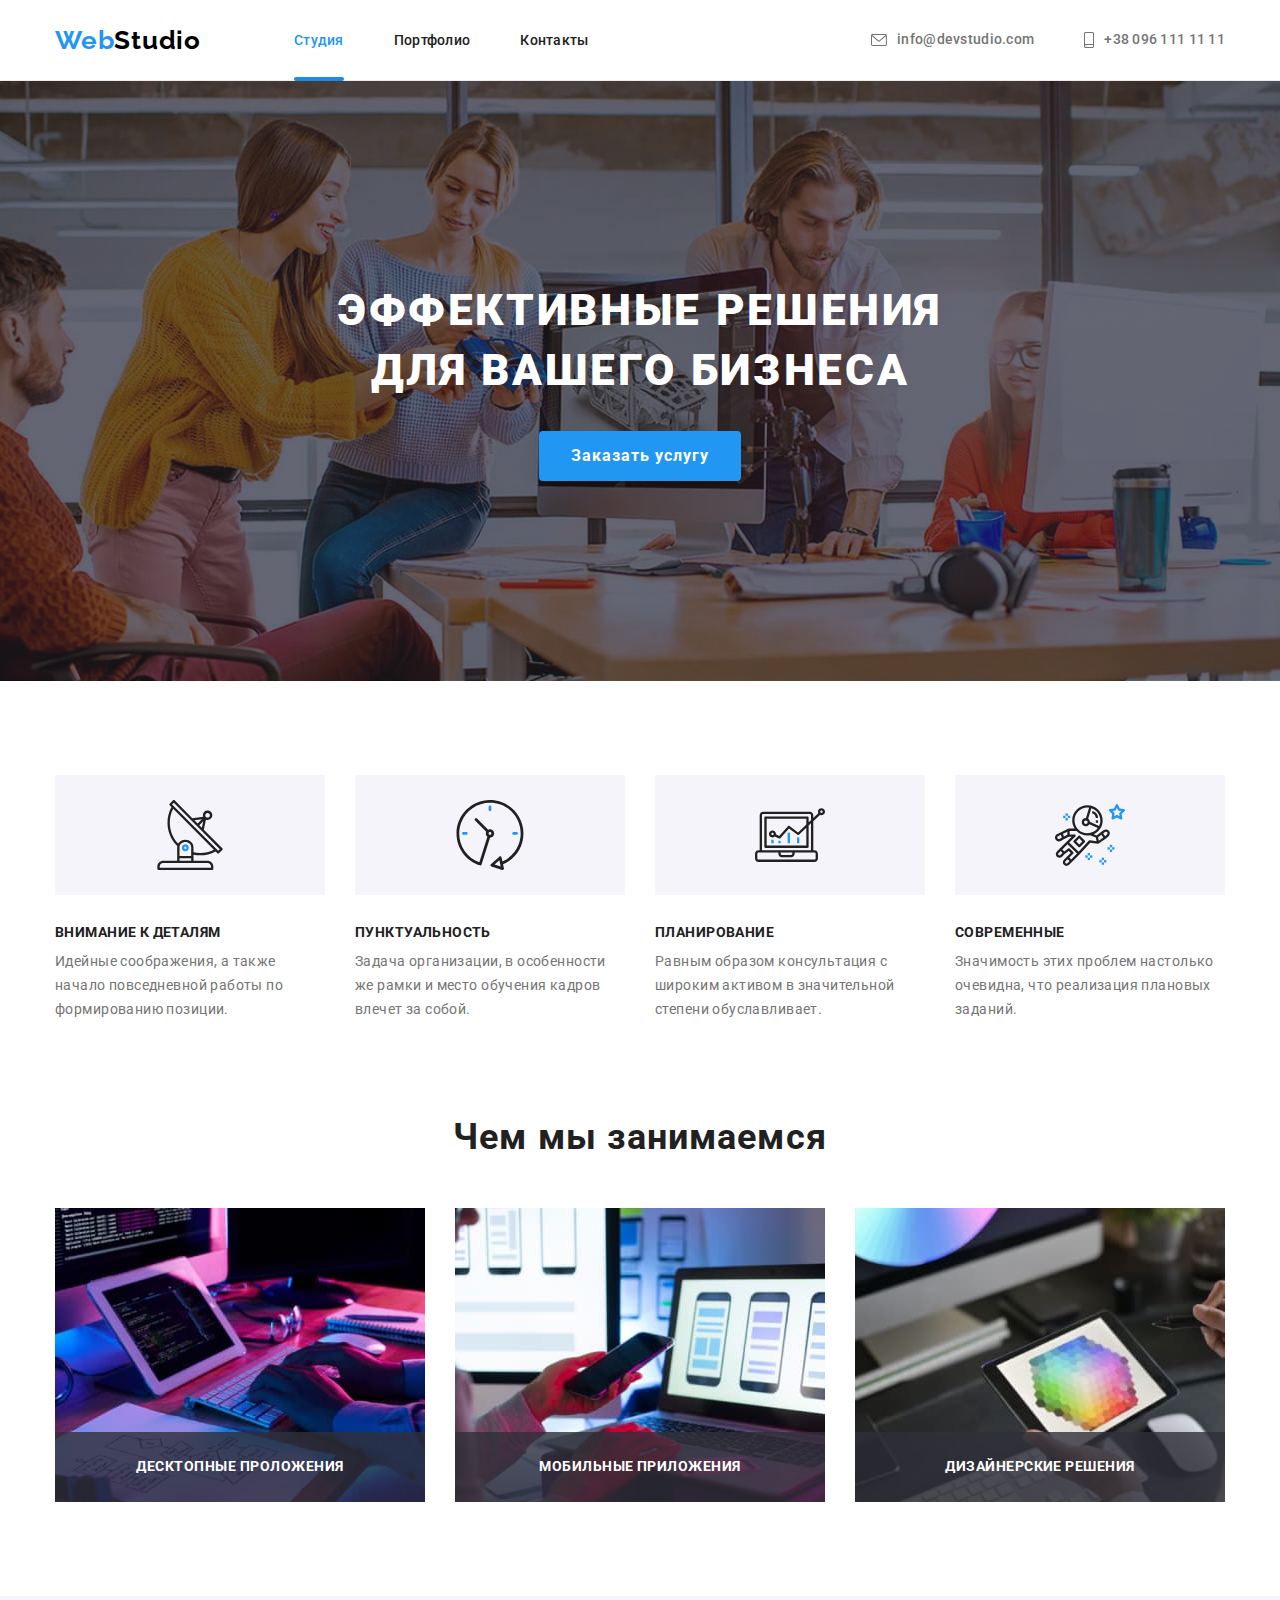
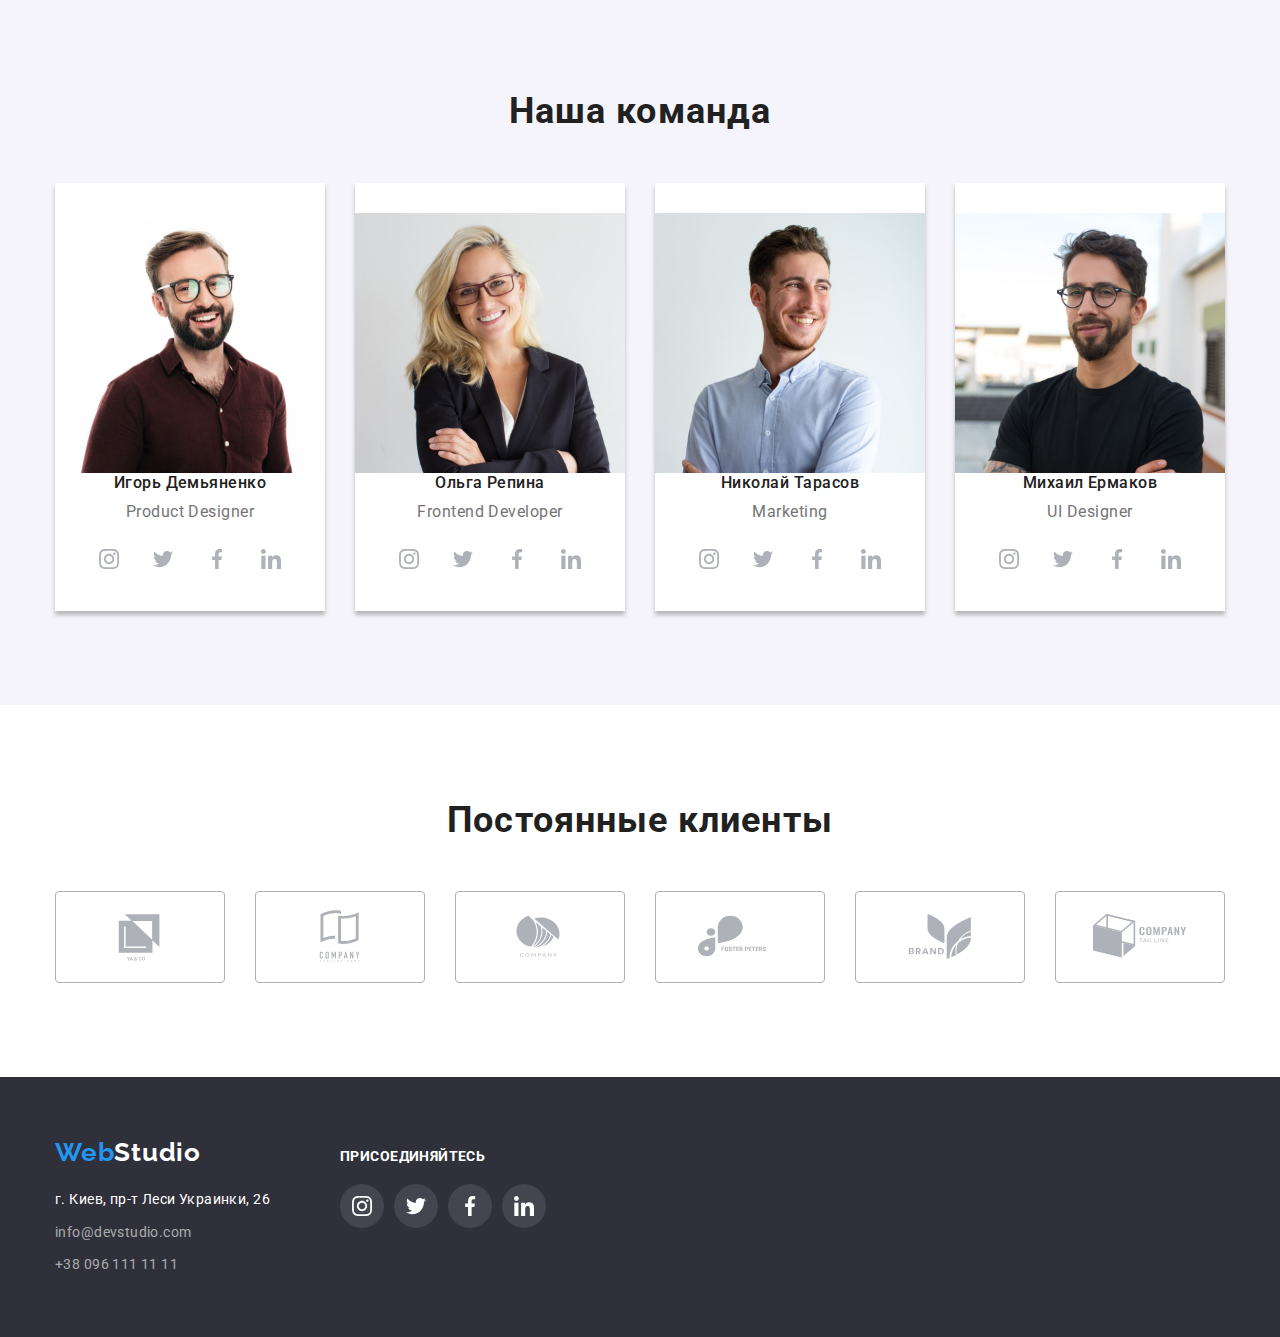
<file: index.html>
<!DOCTYPE html>
<html lang="ru">

<head>
    <meta charset="UTF-8">
    <meta http-equiv="X-UA-Compatible" content="IE=edge">
    <meta name="viewport" content="width=device-width, initial-scale=1.0">
    <link href="https://fonts.googleapis.com/css2?family=Raleway:wght@700&family=Roboto:wght@400;500;700;900&display=swap"
        rel="stylesheet">
    <link rel="stylesheet" href="https://cdnjs.cloudflare.com/ajax/libs/modern-normalize/1.0.0/modern-normalize.min.css">
    <link rel="stylesheet" href="./css/styles.css">
    <title>WebStudio</title>
</head>

<body>
    <header class="header">
        <div class="container header-container">
            <nav class="navigation">
                <a class="logo link" href="/" lang="en">
                    Web<span class="logo-studio">Studio</span>
                </a>
                <ul class="nav-list list">
                    <li class="nav-list-item">
                        <a class="nav-list-link nav-list-link-active link transition" href="./index.html">Студия</a>
                        <!-- <div class="nav-list-active">                        
                        </div> -->
                    </li>
                    <li class="nav-list-item">
                        <a class="nav-list-link link transition" href="./portfolio.html">Портфолио</a>
                    </li>
                    <li class="nav-list-item">
                        <a class="nav-list-link link transition" href="">Контакты</a>
                    </li>
                </ul>
            </nav>
            <ul class="contact list">
                <li class="contact-mail">
                    <a class="contact-list-link link transition" href="mailto:info@devstudio.com">
                        <svg class="contact-icon" width="16" height="12">
                            <use href="./images/symbol-defs.svg#email"></use>
                        </svg>
                        info@devstudio.com
                    </a>
                </li>
                <li class="contact-number">
                    <a class="contact-list-link link transition" href="tel:+380961111111">
                        <svg class="contact-icon" width="10" height="16">
                            <use href="./images/symbol-defs.svg#smartphone"></use>
                        </svg>
                        +38 096 111 11 11
                    </a>
                </li>          
            </ul>
        </div>
    </header>

    <main>
        <section class="hero">
            <div class="container hero-container">
                    <h1 class="main-title">Эффективные решения <br> для вашего бизнеса</h1>
                    <button class="modal-button" data-modal-open type="button" >Заказать услугу</button>
                    <div class="backdrop is-hidden" data-modal>
                        <div class="modal">
                            <button class="modal-close-button" data-modal-close>
                                <svg class="modal-close-icon" width="11" height="11">
                                    <use href="./images/symbol-defs.svg#icon-close"></use>
                                </svg>
                            </button>
                        </div>
                    </div>
            </div>
        </section>

        <section class="section">
            
            <div class="container"> 
                <h2 class="section-name visually-hidden">Преимущества студии</h2>
                <ul class="features-list list">
                    <li class="features-list-item">
                        <div class="features-img">
                            <svg width="70" height="70">
                                <use href="./images/symbol-defs.svg#antenna" ></use>
                            </svg>
                        </div>
                            <h3 class="features-list-title">Внимание к деталям</h3>
                            <p class="features-list-content">Идейные соображения, а также начало повседневной работы по формированию позиции.</p>
                        
                    </li>
                    <li class="features-list-item">
                        <div class="features-img">
                            <svg width="70" height="70">
                                <use href="./images/symbol-defs.svg#clock"></use>
                            </svg>
                        </div>
                            <h3 class="features-list-title">Пунктуальность</h3>
                            <p class="features-list-content">Задача организации, в особенности же рамки и место обучения кадров влечет за собой.</p>
                        
                    </li>
                    <li class="features-list-item">
                        <div class="features-img">
                            <svg width="70" height="70">
                                <use href="./images/symbol-defs.svg#diagram"></use>
                            </svg>
                        </div>
                            <h3 class="features-list-title">Планирование</h3>
                            <p class="features-list-content">Равным образом консультация с широким активом в значительной степени обуславливает.</p>
                        
                    </li>
                    <li class="features-list-item">
                        <div class="features-img">
                            <svg width="70" height="70">
                                <use href="./images/symbol-defs.svg#astronaut"></use>
                            </svg>
                        </div>
                            <h3 class="features-list-title">Современные</h3>
                            <p class="features-list-content">Значимость этих проблем настолько очевидна, что реализация плановых заданий.</p>
                        
                    </li>
                </ul>
            </div>
        </section>

        <section class="section benefits-section">
            <div class="container">
                <h2 class="section-name benefits">Чем мы занимаемся</h2>
                <ul class="benefits-list list">
                    <li>
                        <div class="benefits-thumb">
                            <img src="./images/webstudiocoding.jpg" alt="Десктопные проложения" width="370">
                            <div class="benefits-name">
                                <h3 class="benefits-name-description">Десктопные проложения</h3>
                            </div>
                        </div>
                    </li>
                    <li>
                        <div class="benefits-thumb">
                            <img src="./images/webstudiomobile.jpg" alt="Мобильные приложения" width="370">
                            <div class="benefits-name">
                                <h3 class="benefits-name-description">Мобильные приложения</h3>
                            </div>
                        </div>
                    </li>
                    <li>
                        <div class="benefits-thumb">
                            <img src="./images/webstudiocolors.jpg" alt="Дизайнерские решения" width="370">
                            <div class="benefits-name">
                                <h3 class="benefits-name-description">Дизайнерские решения</h3>
                            </div>
                        </div>
                    </li>
                </ul>
            </div>
        </section>

        <section class="section-secondary section">
            <div class="container">
                <h2 class="section-name team-name">Наша команда</h2>
                <ul class="team-list list">
                    <li class="team-list-item">
                        <img src="./images/img.jpg" alt="Игорь Демьяненко" width="270">
                        <div class="team-list-content">
                            <h3 class="team-list-name">Игорь Демьяненко</h3>
                            <p class="team-list-description" lang="en">Product Designer</p>
                            <ul class="social-list">
                                <li class="social-list-item">
                                    <a class="social-list-link" href="https://www.instagram.com">
                                        <svg class="social-list-icon" width="20" height="20">
                                            <use href="./images/symbol-defs.svg#instagram"></use>
                                        </svg>
                                    </a>
                                </li>
                                <li class="social-list-item">
                                    <a class="social-list-link" href="https://twitter.com">
                                        <svg class="social-list-icon" width="20" height="20">
                                            <use href="./images/symbol-defs.svg#twitter"></use>
                                        </svg>
                                    </a>
                                </li>
                                <li class="social-list-item">
                                    <a class="social-list-link" href="https://www.facebook.com/">
                                        <svg class="social-list-icon" width="20" height="20">
                                            <use href="./images/symbol-defs.svg#facebook"></use>
                                        </svg>
                                    </a>
                                </li>
                                <li class="social-list-item">
                                    <a class="social-list-link" href="https://linkedin.com">
                                        <svg class="social-list-icon" width="20" height="20">
                                            <use href="./images/symbol-defs.svg#linkedin"></use>
                                        </svg>
                                    </a>
                                </li>
                            </ul>
                        </div>
                    </li>
                    <li class="team-list-item">
                        <img src="./images/img2.jpg" alt="Ольга Репина" width="270">
                        <div class="team-list-content">
                            <h3 class="team-list-name">Ольга Репина</h3>
                            <p class="team-list-description" lang="en">Frontend Developer</p>
                            <ul class="social-list">
                                <li class="social-list-item">
                                    <a class="social-list-link" href="https://www.instagram.com">
                                        <svg class="social-list-icon" width="20" height="20">
                                            <use href="./images/symbol-defs.svg#instagram"></use>
                                        </svg>
                                    </a>
                                </li>
                                <li class="social-list-item">
                                    <a class="social-list-link" href="https://twitter.com">
                                        <svg class="social-list-icon" width="20" height="20">
                                            <use href="./images/symbol-defs.svg#twitter"></use>
                                        </svg>
                                    </a>
                                </li>
                                <li class="social-list-item">
                                    <a class="social-list-link" href="https://www.facebook.com/">
                                        <svg class="social-list-icon" width="20" height="20">
                                            <use href="./images/symbol-defs.svg#facebook"></use>
                                        </svg>
                                    </a>
                                </li>
                                <li class="social-list-item">
                                    <a class="social-list-link" href="https://linkedin.com">
                                        <svg class="social-list-icon" width="20" height="20">
                                            <use href="./images/symbol-defs.svg#linkedin"></use>
                                        </svg>
                                    </a>
                                </li>
                            </ul>
                        </div>
                    </li>
                    <li class="team-list-item">
                        <img src="./images/img3.jpg" alt="Николай Тарасов" width="270">
                        <div class="team-list-content">
                            <h3 class="team-list-name">Николай Тарасов</h3>
                            <p class="team-list-description" lang="en">Marketing</p>
                            <ul class="social-list">
                                <li class="social-list-item">
                                    <a class="social-list-link" href="https://www.instagram.com">
                                        <svg class="social-list-icon" width="20" height="20">
                                            <use href="./images/symbol-defs.svg#instagram"></use>
                                        </svg>
                                    </a>
                                </li>
                                <li class="social-list-item">
                                    <a class="social-list-link" href="https://twitter.com">
                                        <svg class="social-list-icon" width="20" height="20">
                                            <use href="./images/symbol-defs.svg#twitter"></use>
                                        </svg>
                                    </a>
                                </li>
                                <li class="social-list-item">
                                    <a class="social-list-link" href="https://www.facebook.com/">
                                        <svg class="social-list-icon" width="20" height="20">
                                            <use href="./images/symbol-defs.svg#facebook"></use>
                                        </svg>
                                    </a>
                                </li>
                                <li class="social-list-item">
                                    <a class="social-list-link" href="https://linkedin.com">
                                        <svg class="social-list-icon" width="20" height="20">
                                            <use href="./images/symbol-defs.svg#linkedin"></use>
                                        </svg>
                                    </a>
                                </li>
                            </ul>
                        </div>
                    </li>
                    <li class="team-list-item">
                        <img src="./images/img4.jpg" alt="Михаил Ермаков" width="270">
                        <div class="team-list-content">
                            <h3 class="team-list-name">Михаил Ермаков</h3>
                            <p class="team-list-description" lang="en">UI Designer</p>
                            <ul class="social-list">
                                <li class="social-list-item">
                                    <a class="social-list-link" href="https://www.instagram.com">
                                        <svg class="social-list-icon" width="20" height="20">
                                            <use href="./images/symbol-defs.svg#instagram"></use>
                                        </svg>
                                    </a>
                                </li>
                                <li class="social-list-item">
                                    <a class="social-list-link" href="https://twitter.com">
                                        <svg class="social-list-icon" width="20" height="20">
                                            <use href="./images/symbol-defs.svg#twitter"></use>
                                        </svg>
                                    </a>
                                </li>
                                <li class="social-list-item">
                                    <a class="social-list-link" href="https://www.facebook.com/">
                                        <svg class="social-list-icon" width="20" height="20">
                                            <use href="./images/symbol-defs.svg#facebook"></use>
                                        </svg>
                                    </a>
                                </li>
                                <li class="social-list-item">
                                    <a class="social-list-link" href="https://linkedin.com">
                                        <svg class="social-list-icon" width="20" height="20">
                                            <use href="./images/symbol-defs.svg#linkedin"></use>
                                        </svg>
                                    </a>
                                </li>
                            </ul>
                        </div>
                    </li>
                </ul>
            </div>
        </section>
        
        <section class="section clients-section">
            <div class="container">
            <h2 class="section-name">Постоянные клиенты</h2>
            <ul class="clients-list">
                <li class="client-list-item">
                    <a class="client-list-link" href="">
                        <svg class="client-list-icon" width="106" height="60">
                            <use href="./images/symbol-defs.svg#logo1"></use>
                        </svg>
                    </a>
                </li>
                <li class="client-list-item">
                    <a class="client-list-link" href="">
                        <svg class="client-list-icon" width="106" height="60">
                            <use href="./images/symbol-defs.svg#logo2"></use>
                        </svg>
                    </a>
                </li>
                <li class="client-list-item">
                    <a class="client-list-link" href="">
                        <svg class="client-list-icon" width="106" height="60">
                            <use href="./images/symbol-defs.svg#logo3"></use>
                        </svg>
                    </a>
                </li>
                <li class="client-list-item">
                    <a class="client-list-link" href="">
                        <svg class="client-list-icon" width="106" height="60">
                            <use href="./images/symbol-defs.svg#logo4"></use>
                        </svg>
                    </a>
                </li>
                <li class="client-list-item">
                    <a class="client-list-link" href="">
                        <svg class="client-list-icon" width="106" height="60">
                            <use href="./images/symbol-defs.svg#logo5"></use>
                        </svg>
                    </a>
                </li>
                <li class="client-list-item">
                    <a class="client-list-link" href="">
                        <svg class="client-list-icon" width="106" height="60">
                            <use href="./images/symbol-defs.svg#logo6"></use>
                        </svg>
                    </a>
                </li>
            </ul>
        </div>
        </section>
    </main>

    <footer class="footer">
        <div class="container footer-container">
            <div class="footer-address">
                <a class="logo link" href="/" lang="en">
                    Web<span class="logo-studio-footer">Studio</span>
                </a>
                <address>
                    <ul class="adress-list list">
                        <li class="adress-list-item">
                            <a class="adress-map link" href="https://goo.gl/maps/yVHB91Ff4ipXdXSTA">г. Киев, пр-т Леси Украинки, 26</a>
                        </li>
                        <li class="adress-list-item">
                            <a class="adress-mail link" href="mailto:info@devstudio.com">info@devstudio.com</a>
                        </li>
                        <li class="adress-list-item">
                            <a class="adress-number link" href="tel:+380961111111">+38 096 111 11 11</a>
                        </li>
                    </ul>
                </address>
            </div>
            <div class="footer-social">
                <h3 class="footer-social-list-name">Присоединяйтесь</h3>
                <ul class="footer-social-list">
                    <li class="footer-social-list-item">
                        <a class="footer-social-list-link" href="https://www.instagram.com">
                            <svg class="footer-social-list-icon" width="20" height="20">
                                <use href="./images/symbol-defs.svg#instagram"></use>
                            </svg>
                        </a>
                    </li>
                    <li class="footer-social-list-item">
                        <a class="footer-social-list-link" href="https://twitter.com">
                            <svg class="footer-social-list-icon" width="20" height="20">
                                <use href="./images/symbol-defs.svg#twitter"></use>
                            </svg>
                        </a>
                    </li>
                    <li class="footer-social-list-item">
                        <a class="footer-social-list-link" href="https://www.facebook.com/">
                            <svg class="footer-social-list-icon" width="20" height="20">
                                <use href="./images/symbol-defs.svg#facebook"></use>
                            </svg>
                        </a>
                    </li>
                    <li class="footer-social-list-item">
                        <a class="footer-social-list-link" href="https://linkedin.com">
                            <svg class="footer-social-list-icon" width="20" height="20">
                                <use href="./images/symbol-defs.svg#linkedin"></use>
                            </svg>
                        </a>
                    </li>
                </ul>
            </div>
        </div>
    </footer>
    <script src="./js/modal.js"></script>
</body>

</html>
</file>
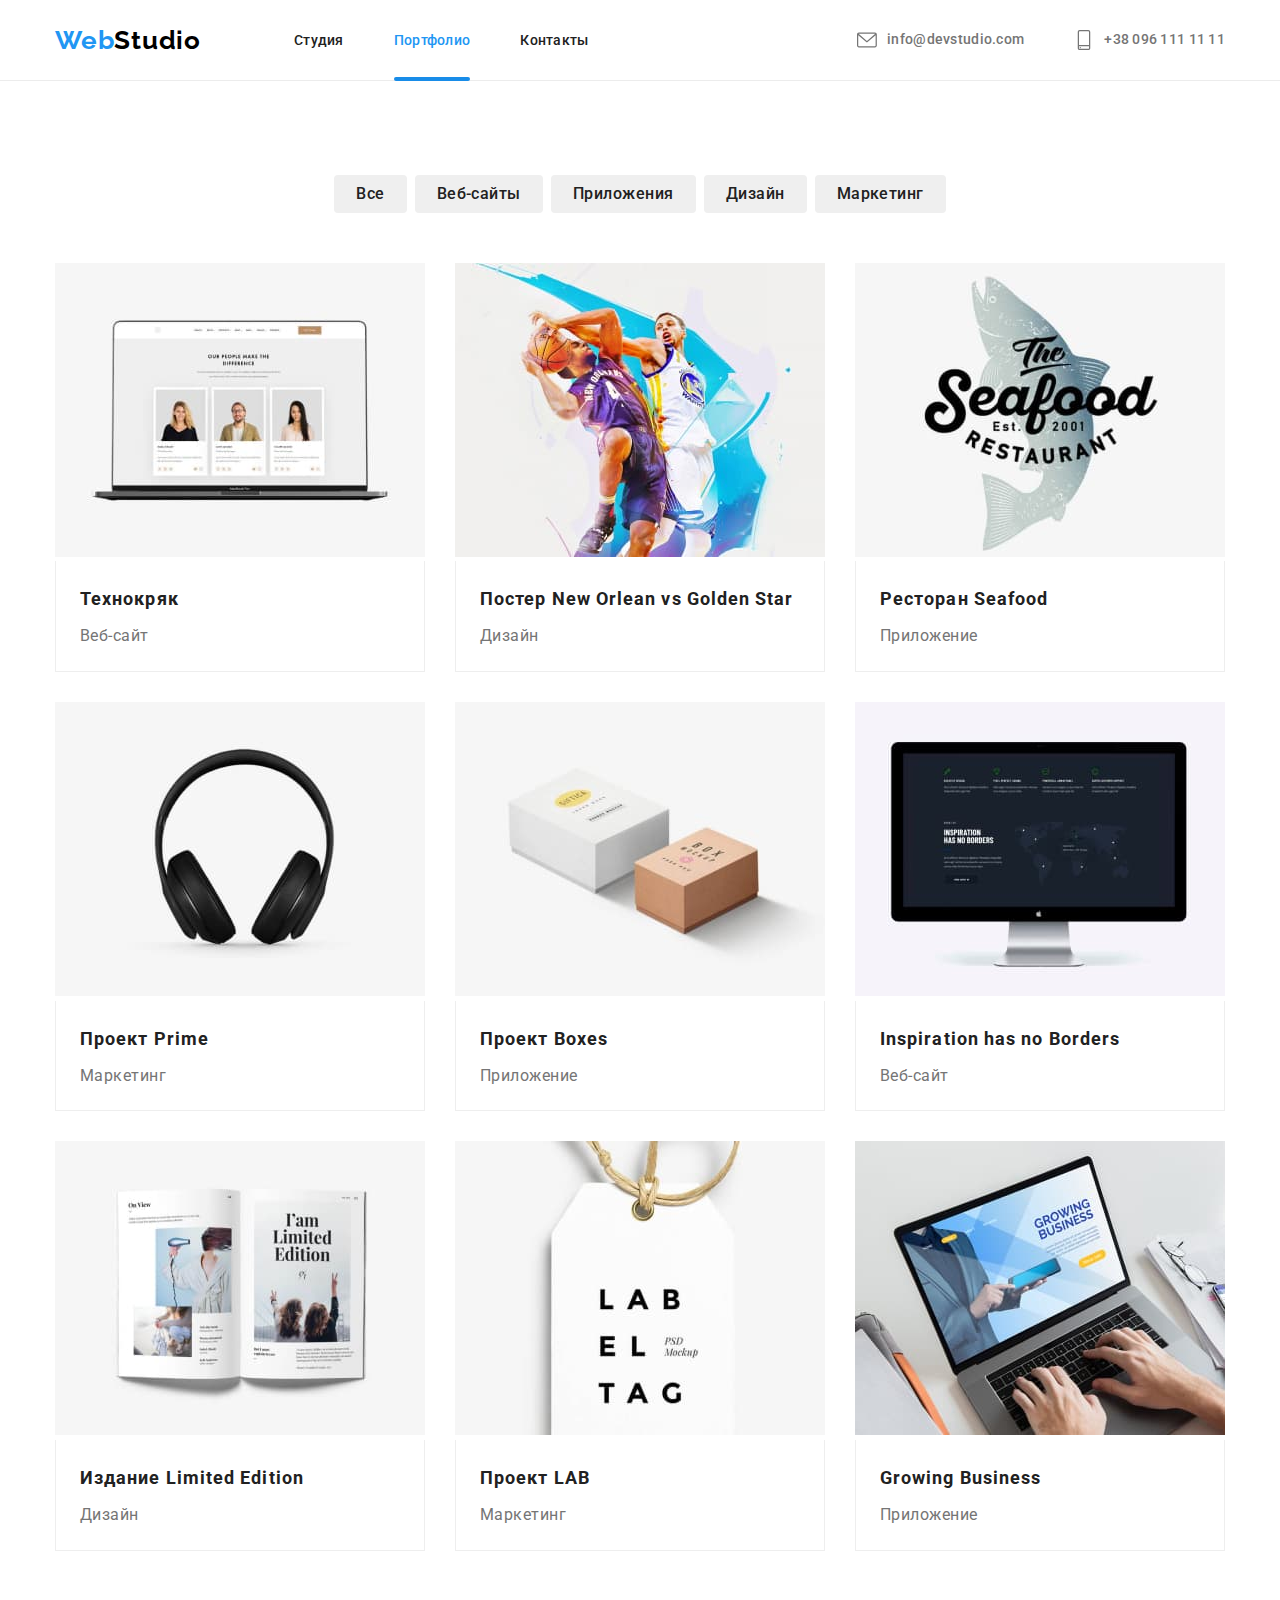
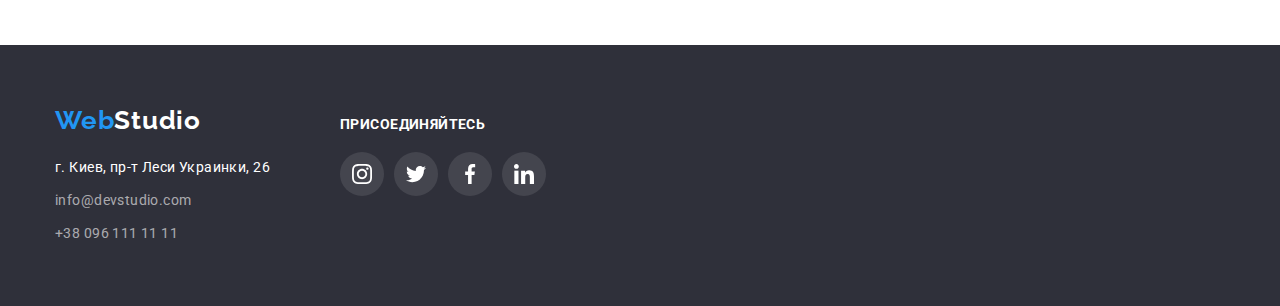
<file: portfolio.html>
<!DOCTYPE html>
<html lang="ru">
<head>
    <meta charset="UTF-8">
    <meta http-equiv="X-UA-Compatible" content="IE=edge">
    <meta name="viewport" content="width=device-width, initial-scale=1.0">
    <link href="https://fonts.googleapis.com/css2?family=Raleway:wght@700&family=Roboto:wght@400;500;700;900&display=swap"
        rel="stylesheet">
    <link rel="stylesheet" href="https://cdnjs.cloudflare.com/ajax/libs/modern-normalize/1.0.0/modern-normalize.min.css">
    <link rel="stylesheet" href="./css/styles.css">
    <title>Portfolio</title>
</head>
<body>
    <header class="header">
        <div class="container header-container">
            <nav class="navigation">
                <a class="logo link" href="/" lang="en">
                    Web<span class="logo-studio">Studio</span>
                </a>
                <ul class="nav-list list">
                    <li class="nav-list-item">
                        <a class="nav-list-link link" href="./index.html">Студия</a>
                    </li>
                    <li class="nav-list-item">
                        <a class="nav-list-link nav-list-link-active link" href="./portfolio.html">Портфолио</a>
                    </li>
                    <li class="nav-list-item">
                        <a class="nav-list-link link" href="">Контакты</a>
                    </li>
                </ul>
            </nav>
            <ul class="contact list">
                <li class="contact-mail">
                    <a class="contact-list-link link" href="mailto:info@devstudio.com">
                        <svg class="contact-icon" width="20" height="20">
                            <use href="./images/symbol-defs.svg#email"></use>
                        </svg>
                        info@devstudio.com
                    </a>
                </li>
                <li class="contact-number">
                    <a class="contact-list-link link" href="tel:+380961111111">
                        <svg class="contact-icon" width="20" height="20">
                            <use href="./images/symbol-defs.svg#smartphone"></use>
                        </svg>
                        +38 096 111 11 11
                    </a>
                </li>
            </ul>
        </div>
    </header>

    <main>
        <section class="section">
            
            <div class="container">

                <h1 class="section-name visually-hidden"> Портфолио работ веб-студии</h1>
                
                <ul class="projects-list list">
                    <li class="projects-list-item">
                        <button class="projects-list-button" type="button">Все</button>
                    </li>
                    <li class="projects-list-item">
                        <button class="projects-list-button" type="button">Веб-сайты</button>
                    </li>
                    <li class="projects-list-item">
                        <button class="projects-list-button" type="button">Приложения</button>
                    </li>
                    <li class="projects-list-item">
                        <button class="projects-list-button" type="button">Дизайн</button>
                    </li>
                    <li class="projects-list-item">
                        <button class="projects-list-button" type="button">Маркетинг</button>
                    </li>
                </ul>

                <ul class="portfolio-projects list">
                    <li class="portfolio-projects-item">
                        <a class="portfolio-projects-link link" href="">
                            
                            <div class="portfolio-projects-thumb">
                                <img src="./images/portfolio1.jpg" alt="ноутбук с вебсайтом" width="370" height="294">
                                <div class="portfolio-projects-overlay">
                                    <p class="portfolio-projects-thumb-description">Технокряк это современная площадка распространения коронавируса. Компании используют эту платформу для цифрового
                                    шпионажа и атак на защищённые сервера конкурентов.</p>
                                </div>
                            </div>    
                            <div class="portfolio-projects-content">
                                <h2 class="portfolio-projects-title">Технокряк</h2>
                                <p class="portfolio-projects-description">Веб-сайт</p>
                            </div>
                        </a>
                    </li>
                    <li class="portfolio-projects-item">
                        <a class="portfolio-projects-link link" href="">
                            <div class="portfolio-projects-thumb">
                                <img src="./images/portfolio2.jpg" alt="баскетболисты в игре" width="370" height="294">
                                <div class="portfolio-projects-overlay">
                                    <p class="portfolio-projects-thumb-description">Технокряк это современная площадка распространения коронавируса.
                                        Компании используют эту платформу для цифрового
                                        шпионажа и атак на защищённые сервера конкурентов.</p>
                                </div>
                            </div>
                            <div class="portfolio-projects-content">
                                <h2 class="portfolio-projects-title">Постер <span lang="en"> New Orlean vs Golden Star</span></h2>
                                <p class="portfolio-projects-description">Дизайн</p>
                            </div>
                        </a>
                    </li>
                    <li class="portfolio-projects-item">
                        <a class="portfolio-projects-link link" href="">
                            <div class="portfolio-projects-thumb">
                                <img src="./images/portfolio3.jpg" alt="тунец графика" width="370" height="294">
                                <div class="portfolio-projects-overlay">
                                    <p class="portfolio-projects-thumb-description">Технокряк это современная площадка распространения коронавируса.
                                        Компании используют эту платформу для цифрового
                                        шпионажа и атак на защищённые сервера конкурентов.</p>
                                </div>
                            </div>
                            <div class="portfolio-projects-content">
                                <h2 class="portfolio-projects-title">Ресторан <span lang="en">Seafood</span></h2>
                                <p class="portfolio-projects-description">Приложение</p>
                            </div>
                        </a>
                    </li>
                    <li class="portfolio-projects-item">
                        <a class="portfolio-projects-link link" href="">
                            <div class="portfolio-projects-thumb">
                                <img src="./images/portfolio4.jpg" alt="наушники" width="370" height="294">
                                <div class="portfolio-projects-overlay">
                                    <p class="portfolio-projects-thumb-description">Технокряк это современная площадка распространения коронавируса.
                                        Компании используют эту платформу для цифрового
                                        шпионажа и атак на защищённые сервера конкурентов.</p>
                                </div>
                            </div>
                            <div class="portfolio-projects-content">
                                <h2 class="portfolio-projects-title">Проект <span lang="en">Prime</span></h2>
                                <p class="portfolio-projects-description">Маркетинг</p>
                            </div>
                        </a>
                    </li>
                    <li class="portfolio-projects-item">
                        <a class="portfolio-projects-link link" href="">
                            <div class="portfolio-projects-thumb">
                                <img src="./images/portfolio5.jpg" alt="две коробки" width="370" height="294">
                                <div class="portfolio-projects-overlay">
                                    <p class="portfolio-projects-thumb-description">Технокряк это современная площадка распространения коронавируса.
                                        Компании используют эту платформу для цифрового
                                        шпионажа и атак на защищённые сервера конкурентов.</p>
                                </div>
                            </div>
                            <div class="portfolio-projects-content">
                                <h2 class="portfolio-projects-title">Проект <span lang="en">Boxes</span></h2>
                                <p class="portfolio-projects-description">Приложение</p>
                            </div>
                        </a>
                    </li>
                    <li class="portfolio-projects-item">
                        <a class="portfolio-projects-link link" href="">
                            <div class="portfolio-projects-thumb">
                                <img src="./images/portfolio6.jpg" alt="ай-мак с веб-сайтом" width="370" height="294">
                                <div class="portfolio-projects-overlay">
                                    <p class="portfolio-projects-thumb-description">Технокряк это современная площадка распространения коронавируса.
                                        Компании используют эту платформу для цифрового
                                        шпионажа и атак на защищённые сервера конкурентов.</p>
                                </div>
                            </div>
                            <div class="portfolio-projects-content">
                                <h2 class="portfolio-projects-title" lang="en">Inspiration has no Borders</h2>
                                <p class="portfolio-projects-description">Веб-сайт</p>
                            </div>
                        </a>
                    </li>
                    <li class="portfolio-projects-item">
                        <a class="portfolio-projects-link link" href="">
                            <div class="portfolio-projects-thumb">
                                <img src="./images/portfolio7.jpg" alt="раскрытая книга" width="370" height="294">
                                <div class="portfolio-projects-overlay">
                                    <p class="portfolio-projects-thumb-description">Технокряк это современная площадка распространения коронавируса.
                                        Компании используют эту платформу для цифрового
                                        шпионажа и атак на защищённые сервера конкурентов.</p>
                                </div>
                            </div>
                            <div class="portfolio-projects-content">
                                <h2 class="portfolio-projects-title">Издание <span lang="en">Limited Edition</span></h2>
                                <p class="portfolio-projects-description">Дизайн</p>
                            </div>
                        </a>
                    </li>
                    <li class="portfolio-projects-item">
                        <a class="portfolio-projects-link link" href="">
                            <div class="portfolio-projects-thumb">
                                <img src="./images/portfolio8.jpg" alt="бирка" width="370" height="294">
                                <div class="portfolio-projects-overlay">
                                    <p class="portfolio-projects-thumb-description">Технокряк это современная площадка распространения коронавируса.
                                        Компании используют эту платформу для цифрового
                                        шпионажа и атак на защищённые сервера конкурентов.</p>
                                </div>
                            </div>
                            <div class="portfolio-projects-content">
                                <h2 class="portfolio-projects-title">Проект <span lang="en">LAB</span></h2>
                                <p class="portfolio-projects-description">Маркетинг</p>
                            </div>
                        </a>
                    </li>
                    <li class="portfolio-projects-item">
                        <a class="portfolio-projects-link link" href="">
                            <div class="portfolio-projects-thumb">
                                <img src="./images/portfolio9.jpg" alt="руки набирают на ноутбуке" width="370" height="294">
                                <div class="portfolio-projects-overlay">
                                    <p class="portfolio-projects-thumb-description">Технокряк это современная площадка распространения коронавируса.
                                        Компании используют эту платформу для цифрового
                                        шпионажа и атак на защищённые сервера конкурентов.</p>
                                </div>
                            </div>
                            <div class="portfolio-projects-content">
                                <h2 class="portfolio-projects-title" lang="en">Growing Business</h2>
                                <p class="portfolio-projects-description">Приложение</p>
                            </div>
                        </a>
                    </li>
                </ul>
            </div>
                
        </section>
    </main>
    <footer class="footer">
        <div class="container footer-container">
            <div class="footer-address">
                <a class="logo link" href="/" lang="en">
                    Web<span class="logo-studio-footer">Studio</span>
                </a>
                <address>
                    <ul class="adress-list list">
                        <li class="adress-list-item">
                            <a class="adress-map link" href="https://goo.gl/maps/yVHB91Ff4ipXdXSTA">г. Киев, пр-т Леси
                                Украинки, 26</a>
                        </li>
                        <li class="adress-list-item">
                            <a class="adress-mail link" href="mailto:info@devstudio.com">info@devstudio.com</a>
                        </li>
                        <li class="adress-list-item">
                            <a class="adress-number link" href="tel:+380961111111">+38 096 111 11 11</a>
                        </li>
                    </ul>
                </address>
            </div>
            <div class="footer-social">
                <h3 class="footer-social-list-name">Присоединяйтесь</h3>
                <ul class="footer-social-list">
                    <li class="footer-social-list-item">
                        <a class="footer-social-list-link" href="https://www.instagram.com">
                            <svg class="footer-social-list-icon" width="20" height="20">
                                <use href="./images/symbol-defs.svg#instagram"></use>
                            </svg>
                        </a>
                    </li>
                    <li class="footer-social-list-item">
                        <a class="footer-social-list-link" href="https://twitter.com">
                            <svg class="footer-social-list-icon" width="20" height="20">
                                <use href="./images/symbol-defs.svg#twitter"></use>
                            </svg>
                        </a>
                    </li>
                    <li class="footer-social-list-item">
                        <a class="footer-social-list-link" href="https://www.facebook.com/">
                            <svg class="footer-social-list-icon" width="20" height="20">
                                <use href="./images/symbol-defs.svg#facebook"></use>
                            </svg>
                        </a>
                    </li>
                    <li class="footer-social-list-item">
                        <a class="footer-social-list-link" href="https://linkedin.com">
                            <svg class="footer-social-list-icon" width="20" height="20">
                                <use href="./images/symbol-defs.svg#linkedin"></use>
                            </svg>
                        </a>
                    </li>
                </ul>
            </div>
        </div>
    </footer>
    
</body>
</html>
</file>
<file: css/styles.css>
:root {
  --main-color: #ffffff;
  --secondary-color: #2196f3;
  --background-footer: #2f303a;
  --background-section: #f5f4fa;
  --primary-text-color: #212121;
  --seconary-text-color: #757575;
  --icon-color: #afb1b8;
}



body {
  background-color: var(--main-color);
  font-family: Roboto, sans-serif;
}
.list {
  list-style: none;
 }
.link {
  text-decoration: none;
}

h1,
h2,
h3,
h4,
h5,
h6,
p {
  margin-top: 0;
  margin-bottom: 0;
}

ul,
ol {
  margin-top: 0;
  margin-bottom: 0;
  padding-left: 0;
}

img {
  display: block;
  max-width: 100%;
  height: auto;
}

address {
  font-style: normal;
}

.container {
  width: 1200px;
  padding-left: 15px;
  padding-right: 15px;
  margin-left: auto;
  margin-right: auto;
}

.transition {
  transition-property: color;
  transition-duration: 250ms;
  transition-timing-function: cubic-bezier(0.4, 0, 0.2, 1);
}


/* ======START HEADER========= */

.section {
  padding-top: 94px;
  padding-bottom: 94px;
}

.header {
  border-bottom: 1px solid #ececec;
}

.header a {
  /* padding-top: 32px;
  padding-bottom: 32px; */
  margin: 0;
  bottom:-1px
}

.header-container {
  display: flex;
  align-items: center;
  
  
}

.navigation {
  display: flex;
  align-items: center;
}

.nav-list {
  display: flex;
  align-items: center;
  margin-left: 93px;
}

.nav-list-item:not(:last-child) {
  margin-right: 50px;
}

.contact {
  display: flex;
  align-items: center;
  margin-left: auto;
}

.nav-list-link {
  position: relative;
  display: block;
  font-weight: 500;
  font-size: 14px;
  line-height: 1.14;
  letter-spacing: 0.02em;
  color: var(--primary-text-color);
  padding-bottom: 32px;
  padding-top: 32px;
  border: -1px;
}


.nav-list-item {
  position: relative;
  height: 100%;
}

/* .nav-list-link {
  position: relative;
  height: 100%;
  display: block;
} */




/* .nav-list-link:active::after {
  opacity: 1;
} */

/* .nav-list-active {
  position: absolute;
  content: "";
} */

/* .nav-list-active::after {
  position: absolute;
  bottom: 0;
  content: "";
  color: var(--secondary-color);
  width: 100%;
  height: 4px;

  display: flex;
  align-items: center;
  justify-content: center;
} */

.nav-list-link:hover,
.nav-list-link:focus
{
  color: var(--secondary-color);
}

.nav-list-link-active::after {
  position: absolute;
  content: "";
  display: block;
  width: 100%;
  height: 4px;
  background-color: #188ce8;
  bottom: 0;
  opacity: 1;
  border-radius: 2px;
 
}

.nav-list-link-active{
  color: var(--secondary-color);
}

.contact-number {
  margin-left: 50px;
}

.contact-list-link {
  display: flex;
  align-items: center;
  font-weight: 500;
  font-size: 14px;
  line-height: 1.14;
  letter-spacing: 0.02em;
  color: var(--seconary-text-color);
  /* transition-property: color;
  transition-duration: 250ms;
  transition-timing-function: cubic-bezier(0.4, 0, 0.2, 1); */
}
.contact-list-link:hover,
.contact-list-link:focus {
  color: var(--secondary-color);
}

.contact-icon {
  margin-right: 10px;
  fill: currentColor;
}


.logo {
  display: block;
  font-family: Raleway, sans-serif;
  font-weight: 700;
  font-size: 26px;
  line-height: 1.19;
  letter-spacing: 0.03em;
  color: var(--secondary-color);
}
.logo-studio {
  font-family: Raleway, sans-serif;
  font-weight: 700;
  font-size: 26px;
  line-height: 1.19;
  letter-spacing: 0.03em;
  color: #000000;
}

/* ========END HEADER========= */
/* =====START HERO======= */
.hero {
  background-image: linear-gradient(
      rgba(47, 48, 58, 0.4),
      rgba(47, 48, 58, 0.4)
    ),
    url(../images/bgimagehero-min.jpg);
  background-size: cover;
  background-color: var(--background-footer);
  padding-top: 200px;
  padding-bottom: 200px;
  max-width: 1600px;
  margin-left: auto;
  margin-right: auto;
  background-repeat: no-repeat;
  background-position: center;
}

.hero-container {
  display: flex;
  flex-direction: column;
  align-items: center;
}

.main-title {
  font-weight: 900;
  font-size: 44px;
  line-height: 1.36;
  text-align: center;
  letter-spacing: 0.06em;
  text-transform: uppercase;
  color: var(--main-color);
}

.modal-button {
  font-family: Roboto, sans-serif;
  font-weight: 700;
  font-size: 16px;
  line-height: 1.87;
  display: flex;
  align-items: center;
  text-align: center;
  letter-spacing: 0.06em;

  margin-top: 30px;
  padding: 10px 32px 10px 32px;
  min-width: 200px;

  color: var(--main-color);
  background: var(--secondary-color);
  box-shadow: 0px 4px 4px rgba(0, 0, 0, 0.15);
  border-style: hidden;
  border-radius: 4px;
  cursor: pointer;

  transition-property: background;
  transition-duration: 250ms;
  transition-timing-function: cubic-bezier(0.4, 0, 0.2, 1);
}

.modal-button:hover,
.modal-button:focus {
  background: #188ce8;
  box-shadow: 0px 4px 4px rgba(0, 0, 0, 0.15);
  border-radius: 4px;
}



.backdrop {
  position: fixed;
  top: 0;
  left: 0;
  width: 100%;
  height: 100%;
  background-color: rgba(0, 0, 0, 0.2);
  z-index: 99;

  transition: opacity 250ms cubic-bezier(0.4, 0, 0.2, 1),
  visibility 250ms cubic-bezier(0.4, 0, 0.2, 1);
 
}

.backdrop.is-hidden{
  opacity: 0;
  pointer-events: none;
  visibility: collapse;
}


.modal {
  position: absolute;
  width: 528px;
height: 581px;
  left: 50%;
  top: 50%;
  transform: translate(-50%, -50%);
  padding: 25px;
  
  background-color: var(--main-color);
}

.modal-close-button {
  display: flex;
  align-items: center;
  justify-content: center;
  position: absolute;
  top: 8px;
  right: 8px;
  width: 30px;
  height: 30px;
  border-radius: 50%;
  border-style: solid;
  border-color: rgba(0, 0, 0, 0.1);
  background-color: var(--main-color);
  cursor: pointer;
}

.modal-close-icon {
  position: absolute;
  fill: #000000);
}
/* ======ENd HERO===== */

/* ==1 SECTION=== */

.visually-hidden {
  position: absolute;
  width: 1px;
  height: 1px;
  margin: -1px;
  border: 0;
  padding: 0;
  white-space: nowrap;
  clip-path: inset(100%);
  clip: rect(0 0 0 0);
  overflow: hidden;
}

.section-name {
  font-weight: 700;
  font-size: 36px;
  line-height: 1.17;
  text-align: center;
  letter-spacing: 0.03em;
  color: var(--primary-text-color);
  margin-bottom: 50px;
}

.features-list-title {
  font-weight: 700;
  font-size: 14px;
  line-height: 1.14;
  letter-spacing: 0.03em;
  text-transform: uppercase;
  color: var(--primary-text-color);
}

.features-list-content {
  font-size: 14px;
  line-height: 1.71;
  letter-spacing: 0.03em;
  color: var(--seconary-text-color);
}

.features-list {
  display: flex;
  align-items: stretch;
}

.features-list-title {
  margin-bottom: 10px;
}

.features-list-item {
  width: 270px;
}

.features-list-item:not(:last-child) {
  margin-right: 30px;
}

.features-img {
  width: 270px;
  height: 120px;
  background-color: var(--background-section);
  display: flex;
  align-items: center;
  justify-content: center;
  margin-bottom: 30px;
}

/* ===2 SECTION=== */

.benefits-section {
  padding-top: 0;
}

.benefits {
  margin-bottom: 50px;
}

.benefits-list {
  display: flex;
  align-items: center;

  justify-content: space-between;
}
.benefits-list:not(:last-child) {
  margin-right: 30px;
}

.benefits-thumb {
  position: relative;
  /* display: block; */
}

.benefits-name {
  display: flex;
  align-items: center;
  justify-content: center;
  position: absolute;
  content: "";
  bottom: 0;
  width: 100%;
  height: 70px;

  /* font-weight: 700;
  font-size: 14px;
  line-height: 1.14; */
  letter-spacing: 0.03em;
  text-transform: uppercase;
  color: var(--main-color);
  background-color: rgba(47, 48, 58, 0.8);
}

.benefits-name h3{
  font-weight: 700;
  font-size: 14px;
  line-height: 1.14;
}

/* =====3 section==== */

.section-secondary {
  background-color: var(--background-section);
}

/* .team-list-content {
  padding-top: 30px;
  padding-bottom: 30px;
  box-shadow: 0px 4px 4px rgba(0, 0, 0, 0.25);
} */

.team-list-name {
  font-weight: 500;
  font-size: 16px;
  line-height: 1.19;
  text-align: center;
  letter-spacing: 0.03em;
  margin-bottom: 10px;
  color: var(--primary-text-color);
}
.team-list-description {
  font-size: 16px;
  line-height: 1.19;
  text-align: center;
  letter-spacing: 0.03em;
  color: var(--seconary-text-color);
}

.team-name {
  margin-bottom: 50px;
}

.team-list {
  display: flex;
  flex-wrap: wrap;
}

.team-list-item {
  background-color: var(--main-color);
  padding-top: 30px;
  padding-bottom: 30px;
  box-shadow: 0px 4px 4px rgba(0, 0, 0, 0.25);
}

.team-list-item:not(:last-child) {
  margin-right: 30px;
}

.social-list {
  list-style: none;
  display: flex;
  justify-content: center;
  margin-top: 16px;
}

.social-list-item:not(:last-child) {
  margin-right: 10px;
}

.social-list-link {
  display: flex;
  align-items: center;
  justify-content: center;
  width: 44px;
  height: 44px;
  border-radius: 50%;
  background-color: var(--main-color);

  transition-property: background-color;
  transition-duration: 250ms;
  transition-timing-function: cubic-bezier(0.4, 0, 0.2, 1);
}

.social-list-link:hover,
.social-list-link:focus {
  background-color: var(--secondary-color);
}

.social-list-link:hover .social-list-icon,
.social-list-link:focus .social-list-icon {
  fill: var(--main-color);
}

.social-list-icon {
  fill: var(--icon-color);
  transition: fill 250ms cubic-bezier(0.4, 0, 0.2, 1)
}

/* ===clients section=== */

.clients-list {
  display: flex;
  align-items: center;
  justify-content: center;
  list-style: none;
}

.client-list-item {
  display: flex;
  align-items: center;
  justify-content: center;
  /* margin-right: 30px; */
}

.client-list-item:not(:last-child) {
  margin-right: 30px;
}

.client-list-link {
  display: flex;
  align-items: center;
  justify-content: center;
  border: 1px solid var(--icon-color);
  border-radius: 4px;
  width: 170px;
  height: 92px;
  /* transition-property: border-color;
  transition-duration: 250ms;
  transition-timing-function: cubic-bezier(0.4, 0, 0.2, 1); */
  transition: border-color 250ms cubic-bezier(0.4, 0, 0.2, 1),
    fill 250ms cubic-bezier(0.4, 0, 0.2, 1);
}



.client-list-link:hover,
.client-list-link:focus {
  border-color: var(--secondary-color);
}

.client-list-link:hover .client-list-icon,
.client-list-link:focus .client-list-icon {
  fill: var(--secondary-color);
}

.client-list-icon {
  fill: var(--icon-color);
  transition: fill 250ms cubic-bezier(0.4, 0, 0.2, 1)
}

/* =====footer==== */

.footer {
  background: var(--background-footer);
  padding-top: 60px;
  padding-bottom: 60px;
}
.logo-studio-footer {
  color: var(--main-color);
}

.adress-list .link:hover,
.adress-list .link:focus {
  color: var(--secondary-color);
}

.adress-map {
  font-size: 14px;
  line-height: 1.71;
  letter-spacing: 0.03em;
  color: var(--main-color);
}

.adress-mail,
.adress-number {
  font-size: 14px;
  line-height: 1.71;
  letter-spacing: 0.03em;
  color: rgba(255, 255, 255, 0.6);
}

.adress-list-item:not(:last-child) {
  margin-bottom: 9px;
}

.footer .logo {
  margin-bottom: 20px;
}

.footer-social {
  margin-left: 70px;
}

.footer-social-list {
  display: flex;
  align-items: center;
  justify-content: flex-start;
  list-style: none;
}

.footer-container {
  display: flex;
  align-items: baseline;
}

.footer-social-list-name {
  text-transform: ;
  color: var(--main-color);
  margin-bottom: 20px;
  font-size: 14px;
  line-height: 16px;
  letter-spacing: 0.03em;
  text-transform: uppercase;
}

.footer-social-list-item:not(:last-child) {
  margin-right: 10px;
}

.footer-social-list-link {
  display: flex;
  align-items: center;
  justify-content: center;
  width: 44px;
  height: 44px;
  border-radius: 50%;
  background-color: rgba(255, 255, 255, 0.1);
  transition-property: background-color;
  transition-duration: 250ms;
  transition-timing-function: cubic-bezier(0.4, 0, 0.2, 1);
}

.footer-social-list-link:hover,
.footer-social-list-link:focus {
  background-color: var(--secondary-color);
}

.footer-social-list-link:hover .social-list-icon,
.footer-social-list-link:focus .social-list-icon {
  fill: var(--main-color);
}

.footer-social-list-icon {
  fill: var(--main-color);
}

/* ====portfolio main==== */

.projects-list-button {
  font-weight: 500;
  font-size: 16px;
  line-height: 1.62;
  cursor: pointer;
  text-align: center;
  letter-spacing: 0.03em;

  padding: 6px 22px 6px 22px;

  /* transition-property: color;
  transition-duration: 250ms;
  transition-timing-function: cubic-bezier(0.4, 0, 0.2, 1); */

  transition: color 250ms cubic-bezier(0.4, 0, 0.2, 1),
    background-color 250ms cubic-bezier(0.4, 0, 0.2, 1),
    box-shadow 250ms cubic-bezier(0.4, 0, 0.2, 1);

  border-style: hidden;
  border-radius: 4px;
  color: var(--primary-text-color);
}

.projects-list-button:active,
.projects-list-button:hover,
.projects-list-button:focus {
  color: var(--main-color);
  background-color: var(--secondary-color);
  box-shadow: 0px 4px 4px rgba(0, 0, 0, 0.25);
}

.portfolio-projects-link {
  display: block;
  position: relative;
}

.portfolio-projects-title {
  font-weight: 700;
  font-size: 18px;
  line-height: 2;
  letter-spacing: 0.06em;
  color: var(--primary-text-color);
}

.portfolio-projects-description {
  font-weight: 400;
  font-size: 16px;
  line-height: 1.87;
  letter-spacing: 0.03em;
  color: var(--seconary-text-color);
}

.portfolio-projects-thumb {
  position: relative;
  display: inline-block;
  overflow: hidden;
}

.portfolio-projects-overlay {
  display: inline-block;
  content: "";
  position: absolute;
  bottom: 0;
  left: 0;
  width: 100%;
  height: 100%;
  background-color: rgba(33, 150, 243, 0.9);
  color: var(--main-color);
  font-size: 18px;
  line-height: 1.56;
  /* or 156% */
  letter-spacing: 0.03em;
  opacity: 1;
  transition: transform 250ms cubic-bezier(0.4, 0, 0.2, 1);
  transform: translateY(100%);
  padding: 63px 24px;
}

.portfolio-projects-link:hover .portfolio-projects-overlay {
  transform: translateY(0);
}

.portfolio-projects-link:focus .portfolio-projects-overlay {
  transform: translateY(0);
}

.portfolio-projects-link:hover,
.portfolio-projects-link:focus {
  box-shadow: 0px 4px 4px rgba(0, 0, 0, 0.25);
  transition: box-shadow 250ms cubic-bezier(0.4, 0, 0.2, 1);
}

.projects-list {
  display: flex;
  align-items: center;
  justify-content: center;
  margin-bottom: 50px;
}

.projects-list-item:not(:last-child) {
  margin-right: 8px;
}

.portfolio-projects {
  display: flex;
  align-items: center;
  flex-wrap: wrap;
  margin: -15px;
}

.portfolio-projects-item {
  margin: 15px;
  flex-flow: calc((100%-90px) / 3);
}

.portfolio-projects-content {
  border: 1px solid #eeeeee;
  border-top: none;
  padding: 20px 24px;
}

.portfolio-projects-title {
  margin-bottom: 4px;
}
</file>
